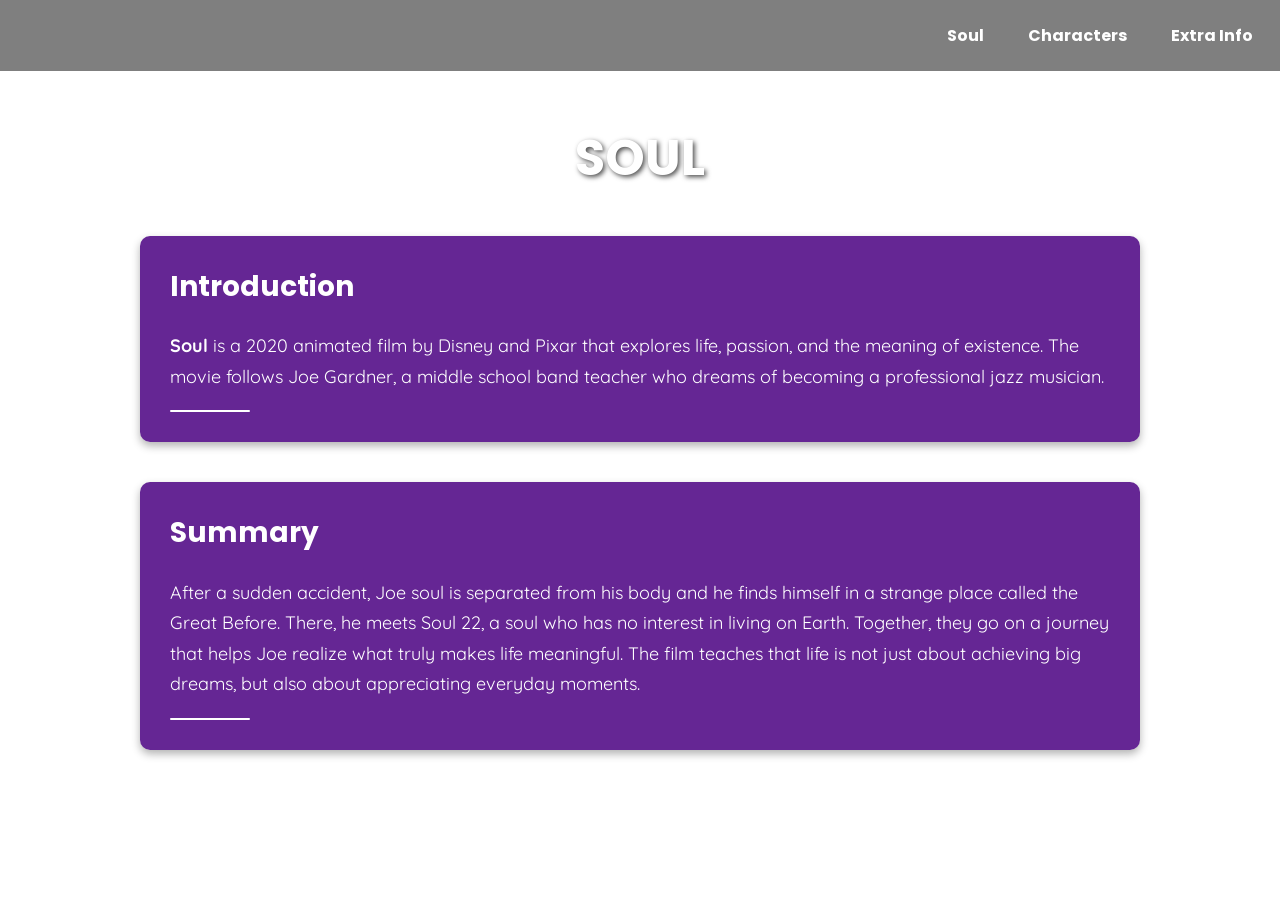
<file: index.html>
<!DOCTYPE html>
<html lang="en">

<head>
    <meta charset="UTF-8">
    <title>Soul - Home</title>
    <link href="https://fonts.googleapis.com/css2?family=Poppins:wght@700&family=Quicksand&display=swap"
        rel="stylesheet">
    <link rel="stylesheet" type="text/css" href="gab.css">

</head>

<body>
    <nav>
        <a href="gabsoulp1.html">Soul</a>
        <a href="gabsoulp2.html">Characters</a>
        <a href="gabsoulp3.html">Extra Info</a>
    </nav>
    <div class="container">
        <h1>SOUL</h1>
        <div class="info-box">
            <h2>Introduction</h2>
            <p>
                <strong>Soul</strong> is a 2020 animated film by Disney and Pixar that explores life, passion, and the
                meaning of existence. The movie follows Joe Gardner, a middle school band teacher who dreams of becoming
                a professional jazz musician.
            </p>
            <div class="separator"></div>
        </div>
        <div class="info-box">
            <h2>Summary</h2>
            <p>
                After a sudden accident, Joe soul is separated from his body and he finds himself in a strange place
                called the Great Before. There, he meets Soul 22, a soul who has no interest in living on Earth.
                Together, they go on a journey that helps Joe realize what truly makes life meaningful. The film teaches
                that life is not just about achieving big dreams, but also about appreciating everyday moments.
            </p>
            <div class="separator"></div>
        </div>
    </div>
</body>

</html>
</file>
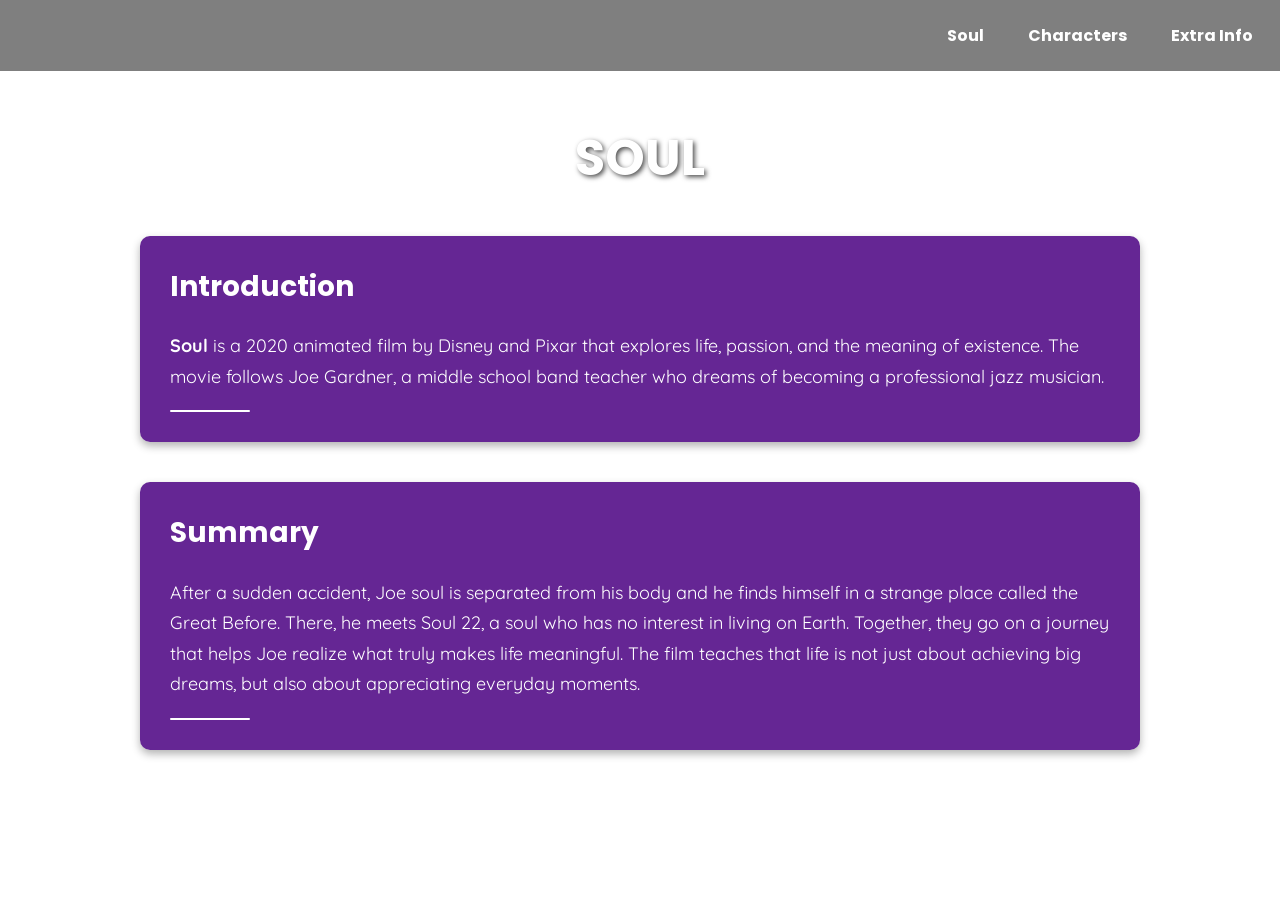
<file: gabsoulp1.html>
<!DOCTYPE html>
<html lang="en">

<head>
    <meta charset="UTF-8">
    <title>Soul - Home</title>
    <link href="https://fonts.googleapis.com/css2?family=Poppins:wght@700&family=Quicksand&display=swap"
        rel="stylesheet">
    <link rel="stylesheet" type="text/css" href="gab.css">

</head>

<body>
    <nav>
        <a href="gabsoulp1.html">Soul</a>
        <a href="gabsoulp2.html">Characters</a>
        <a href="gabsoulp3.html">Extra Info</a>
    </nav>
    <div class="container">
        <h1>SOUL</h1>
        <div class="info-box">
            <h2>Introduction</h2>
            <p>
                <strong>Soul</strong> is a 2020 animated film by Disney and Pixar that explores life, passion, and the
                meaning of existence. The movie follows Joe Gardner, a middle school band teacher who dreams of becoming
                a professional jazz musician.
            </p>
            <div class="separator"></div>
        </div>
        <div class="info-box">
            <h2>Summary</h2>
            <p>
                After a sudden accident, Joe soul is separated from his body and he finds himself in a strange place
                called the Great Before. There, he meets Soul 22, a soul who has no interest in living on Earth.
                Together, they go on a journey that helps Joe realize what truly makes life meaningful. The film teaches
                that life is not just about achieving big dreams, but also about appreciating everyday moments.
            </p>
            <div class="separator"></div>
        </div>
    </div>
</body>

</html>
</file>
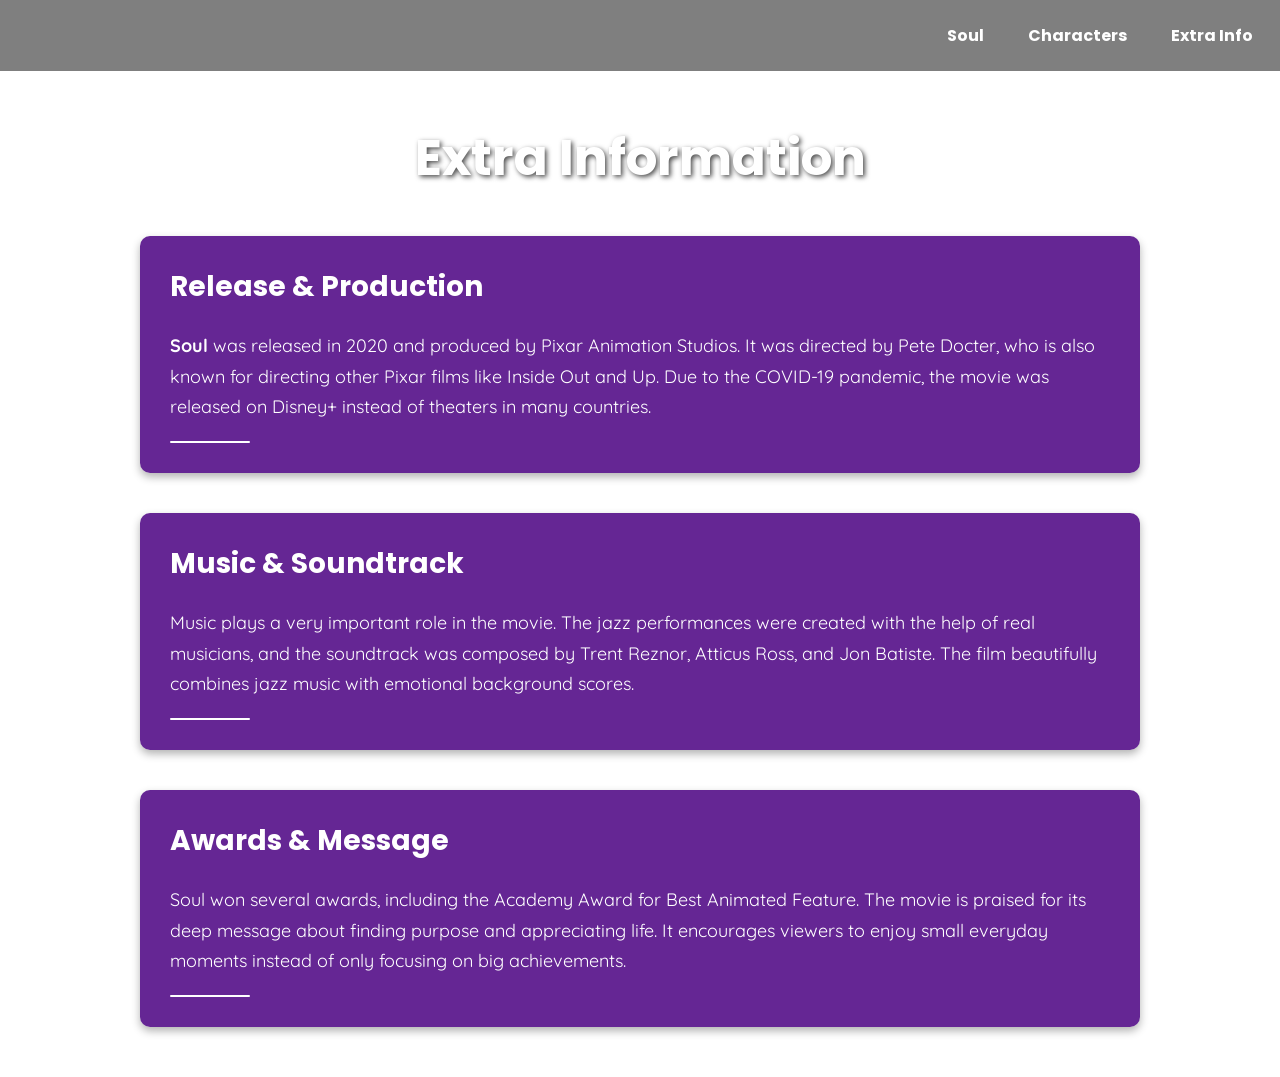
<file: gabsoulp3.html>
<!DOCTYPE html>
<html lang="en">

<head>
<meta charset="UTF-8">
<meta name="viewport" content="width=device-width, initial-scale=1.0">
<title>Soul - Extra Info</title>

<link href="https://fonts.googleapis.com/css2?family=Poppins:wght@700&family=Quicksand&display=swap" rel="stylesheet">
<link rel="stylesheet" type="text/css" href="gab.css">
</head>

<body>

<nav>
<a href="gabsoulp1.html">Soul</a>
<a href="gabsoulp2.html">Characters</a>
<a href="gabsoulp3.html">Extra Info</a>
</nav>

<div class="container">
<h1>Extra Information</h1>

<div class="info-box">
<h2>Release & Production</h2>
<p>
<strong>Soul</strong> was released in 2020 and produced by Pixar Animation Studios.
It was directed by Pete Docter, who is also known for directing other Pixar films like
Inside Out and Up. Due to the COVID-19 pandemic, the movie was released on Disney+ instead of theaters
in many countries.
</p>
<div class="separator"></div>
</div>

<div class="info-box">
<h2>Music & Soundtrack</h2>
<p>
Music plays a very important role in the movie. The jazz performances were created with the help of
real musicians, and the soundtrack was composed by Trent Reznor, Atticus Ross, and Jon Batiste.
The film beautifully combines jazz music with emotional background scores.
</p>
<div class="separator"></div>
</div>

<div class="info-box">
<h2>Awards & Message</h2>
<p>
Soul won several awards, including the Academy Award for Best Animated Feature.
The movie is praised for its deep message about finding purpose and appreciating life.
It encourages viewers to enjoy small everyday moments instead of only focusing on big achievements.
</p>
<div class="separator"></div>
</div>

</div>

<script>
alert("Welcome! Enjoy learning more about the movie Soul.");
</script>

</body>
</html>
</html>
</file>
<file: gab.css>
body {
    font-family: 'Quicksand', sans-serif;
    margin: 0;
    background-image: url('https://img.freepik.com/premium-photo/indigo-navy-blue-color-gradient-background-smooth-transition-deep-tones_936686-19634.jpg');
    background-size: cover;
    background-repeat: no-repeat;
    background-position: center;
    color: #fff;
}

nav {
    background: rgba(0, 0, 0, 0.5);
    padding: 15px;
    display: flex;
    justify-content: flex-end;
    gap: 20px;
    position: sticky;
    top: 0;
    z-index: 1000;
}

nav a {
    color: white;
    text-decoration: none;
    font-weight: bold;
    font-family: 'Poppins', sans-serif;
    padding: 8px 12px;
}

nav a:hover {
    background: #444;
    border-radius: 4px;
}

.container {
    max-width: 1000px;
    margin: 50px auto;
    padding: 0 20px;
}

h1 {
    text-align: center;
    margin-bottom: 40px;
    font-family: 'Poppins', sans-serif;
    font-size: 50px;
    color: white;
    text-shadow: 2px 2px 5px rgba(0, 0, 0, 0.7);
}

.logo {
    text-align: center;
    margin-bottom: 40px;
}

.logo img {
    max-width: 300px;
    width: 80%;
    border-radius: 10px;
}

.info-box {
    background: rgba(75, 0, 130, 0.85);
    color: white;
    padding: 30px;
    border-radius: 10px;
    box-shadow: 0 4px 8px rgba(0, 0, 0, 0.3);
    margin-bottom: 40px;
}

.info-box h2 {
    font-family: 'Poppins', sans-serif;
    margin-top: 0;
    font-size: 28px;
}

.info-box p {
    font-size: 18px;
    line-height: 1.7;
}

.separator {
    width: 80px;
    height: 2px;
    background-color: #fff;
    margin-top: 10px;
    border-radius: 5px;
}

.row {
    display: flex;
    flex-wrap: wrap;
    gap: 20px;
    margin-bottom: 40px;
    align-items: center;
}

.image-box,
.info-box2 {
    flex: 1 1 45%;
    background: rgba(75, 0, 130, 0.85);
    color: white;
    padding: 20px;
    border-radius: 10px;
    box-shadow: 0 4px 8px rgba(0, 0, 0, 0.3);
}

.image-box img {
    width: 100%;
    border-radius: 10px;
}

.info-box2 strong {
    font-size: 22px;
    margin-bottom: 10px;
    font-family: 'Poppins', sans-serif;
}

.role,
.voice {
    font-size: 18px;
    margin-bottom: 10px;

}
</file>
